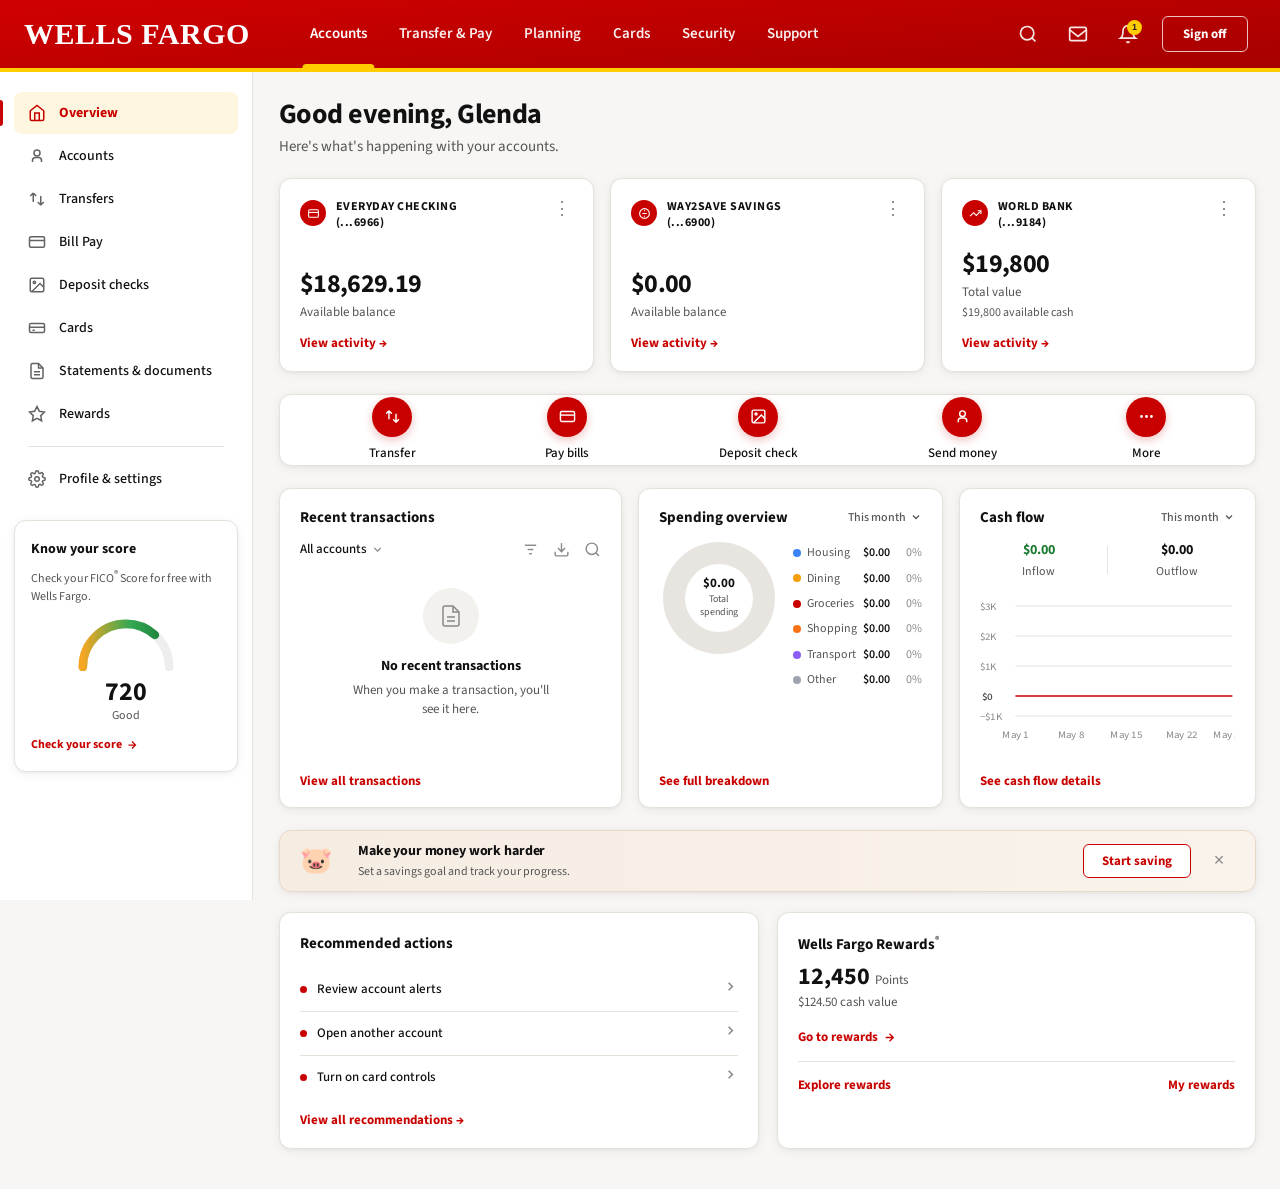
<file: dashboard.html>
<!DOCTYPE html>
<html lang="en">
<head>
  <meta charset="UTF-8">
  <meta name="viewport" content="width=device-width, initial-scale=1.0">
  <title>Wells Fargo — Account Overview</title>
  <link rel="shortcut icon" href="assets_about/icon-hires_192x192.png">
  <link rel="icon" type="image/png" sizes="192x192" href="assets_about/icon-hires_192x192.png">
  <link rel="apple-touch-icon" sizes="192x192" href="assets_about/icon-hires_192x192.png">
  <link rel="preconnect" href="https://fonts.googleapis.com">
  <link rel="preconnect" href="https://fonts.gstatic.com" crossorigin>
  <link href="https://fonts.googleapis.com/css2?family=Source+Sans+3:wght@400;500;600;700&display=swap" rel="stylesheet">
  <style>
    :root {
      --wf-red: #c80000;
      --wf-red-dark: #a60000;
      --wf-yellow: #ffcd00;
      --wf-yellow-soft: #fff6df;
      --bg-page: #f7f6f4;
      --bg-card: #ffffff;
      --bg-soft: #f3f1ee;
      --text-primary: #111111;
      --text-secondary: #555555;
      --text-muted: #888888;
      --border-light: #e5e1db;
      --shadow-soft: 0 2px 12px rgba(0,0,0,0.06), 0 1px 3px rgba(0,0,0,0.04);
      --sidebar-width: 253px;
      --topbar-height: 72px;
      --right-col-width: 300px;
      --card-radius: 12px;
      --card-gap: 16px;
      --section-gap: 22px;
      --font-main: "Source Sans 3","Segoe UI",Arial,sans-serif;
      --font-brand: Georgia,"Times New Roman",serif;
    }
    *, *::before, *::after { box-sizing: border-box; margin: 0; padding: 0; }
    body {
      background: var(--bg-page);
      color: var(--text-primary);
      font-family: var(--font-main);
      font-size: 14px;
      line-height: 1.45;
      -webkit-font-smoothing: antialiased;
    }

    /* ── TOPBAR ── */
    .topbar {
      position: fixed; top: 0; left: 0; right: 0; z-index: 200;
      height: var(--topbar-height);
      background: linear-gradient(175deg, #d10000, var(--wf-red-dark));
      border-bottom: 4px solid var(--wf-yellow);
      display: flex; align-items: center;
      padding: 0 32px 0 24px;
      gap: 0;
    }
    .topbar-left { display: flex; align-items: center; gap: 44px; height: 100%; flex: 1; }
    .logo {
      font-family: var(--font-brand);
      font-size: 30px; font-weight: 700;
      color: #fff; letter-spacing: 0.5px;
      text-decoration: none; white-space: nowrap;
      flex-shrink: 0;
    }
    .top-nav { display: flex; align-items: center; gap: 0; height: 100%; }
    .top-nav a {
      position: relative; color: rgba(255,255,255,0.93);
      text-decoration: none; font-size: 15px; font-weight: 600;
      height: 100%; display: flex; align-items: center;
      padding: 0 16px; white-space: nowrap;
      transition: color 0.12s;
    }
    .top-nav a:hover { color: #fff; }
    .top-nav a.active { color: #fff; }
    .top-nav a.active::after {
      content: ""; position: absolute;
      bottom: 0; left: 50%; transform: translateX(-50%);
      width: 80%; height: 4px;
      background: var(--wf-yellow);
      border-radius: 99px 99px 0 0;
    }
    .topbar-right { display: flex; align-items: center; gap: 18px; flex-shrink: 0; }
    .icon-btn {
      background: transparent; border: 0; color: rgba(255,255,255,0.9);
      cursor: pointer; display: flex; align-items: center; justify-content: center;
      padding: 6px; border-radius: 6px; position: relative;
      transition: background 0.12s;
    }
    .icon-btn:hover { background: rgba(255,255,255,0.12); color: #fff; }
    .icon-btn svg { width: 20px; height: 20px; }
    .badge {
      position: absolute; top: 2px; right: 2px;
      width: 15px; height: 15px; border-radius: 50%;
      background: var(--wf-yellow); color: #222;
      font-size: 9px; font-weight: 700;
      display: flex; align-items: center; justify-content: center;
      line-height: 1;
    }
    .signoff-btn {
      height: 36px; padding: 0 20px;
      border: 1.5px solid rgba(255,255,255,0.75);
      border-radius: 6px; background: transparent;
      color: #fff; font-family: var(--font-main);
      font-size: 13px; font-weight: 700; cursor: pointer;
      transition: background 0.12s;
    }
    .signoff-btn:hover { background: rgba(255,255,255,0.12); }

    /* ── SIDEBAR ── */
    .sidebar {
      position: fixed; top: var(--topbar-height); left: 0;
      width: var(--sidebar-width);
      height: calc(100vh - var(--topbar-height));
      background: var(--bg-card);
      border-right: 1px solid var(--border-light);
      padding: 20px 0 24px;
      overflow-y: auto; z-index: 100;
    }
    .sidebar::-webkit-scrollbar { width: 4px; }
    .sidebar::-webkit-scrollbar-thumb { background: var(--border-light); border-radius: 4px; }
    .sb-menu { display: flex; flex-direction: column; gap: 1px; padding: 0 14px; }
    .sb-item {
      position: relative; height: 42px; padding: 0 14px;
      border-radius: 8px; display: flex; align-items: center; gap: 13px;
      color: var(--text-primary); font-size: 14px; font-weight: 500;
      text-decoration: none; cursor: pointer;
      transition: background 0.1s;
    }
    .sb-item:hover:not(.active) { background: var(--bg-soft); }
    .sb-item svg { width: 18px; height: 18px; flex-shrink: 0; opacity: 0.65; }
    .sb-item.active {
      background: var(--wf-yellow-soft); color: var(--wf-red); font-weight: 700;
    }
    .sb-item.active svg { opacity: 1; color: var(--wf-red); }
    .sb-item.active::before {
      content: ""; position: absolute;
      left: -14px; top: 8px; bottom: 8px;
      width: 3px; background: var(--wf-red);
      border-radius: 0 3px 3px 0;
    }
    .sb-divider { height: 1px; background: var(--border-light); margin: 10px 14px; }

    /* credit score card in sidebar */
    .score-card {
      margin: 20px 14px 0;
      padding: 18px 16px 16px;
      border: 1px solid var(--border-light);
      border-radius: var(--card-radius);
      background: var(--bg-card);
      box-shadow: var(--shadow-soft);
    }
    .score-card h3 { font-size: 14px; font-weight: 700; margin-bottom: 8px; }
    .score-card p { font-size: 12px; color: var(--text-secondary); line-height: 1.45; margin-bottom: 14px; }
    .gauge-wrap { margin: 0 auto 8px; width: 96px; height: 52px; }
    .gauge-wrap svg { width: 100%; height: 100%; }
    .score-num { font-size: 26px; font-weight: 700; text-align: center; line-height: 1; }
    .score-lbl { font-size: 12px; color: var(--text-secondary); text-align: center; margin-top: 2px; }
    .score-link {
      display: inline-flex; align-items: center; gap: 4px;
      margin-top: 12px; color: var(--wf-red);
      font-size: 12px; font-weight: 700; text-decoration: none;
    }
    .score-link:hover { text-decoration: underline; }

    /* ── PAGE SHELL ── */
    .shell {
      margin-left: var(--sidebar-width);
      margin-top: var(--topbar-height);
      padding: 26px 24px 40px 26px;
      display: grid;
      grid-template-columns: 1fr var(--right-col-width);
      gap: 20px;
      min-height: calc(100vh - var(--topbar-height));
    }
    .main { min-width: 0; }

    /* page heading */
    .pg-title { font-size: 28px; font-weight: 700; letter-spacing: -0.02em; line-height: 1.2; margin-bottom: 4px; }
    .pg-sub { font-size: 15px; font-weight: 400; color: var(--text-secondary); line-height: 1.5; margin-bottom: 20px; }

    /* ── CARD BASE ── */
    .card {
      background: var(--bg-card);
      border: 1px solid var(--border-light);
      border-radius: var(--card-radius);
      box-shadow: var(--shadow-soft);
    }

    /* ── ACCOUNT GRID ── */
    .acct-grid {
      display: grid; grid-template-columns: repeat(3,1fr);
      gap: var(--card-gap); margin-bottom: var(--section-gap);
    }
    .acct-card { padding: 20px 20px 18px; display: flex; flex-direction: column; min-height: 178px; }
    .acct-head { display: flex; align-items: flex-start; justify-content: space-between; }
    .acct-title-row { display: flex; align-items: flex-start; gap: 10px; }
    .acct-icon {
      width: 26px; height: 26px; border-radius: 50%;
      background: var(--wf-red); color: #fff;
      display: flex; align-items: center; justify-content: center;
      flex-shrink: 0; margin-top: 1px;
    }
    .acct-icon svg { width: 13px; height: 13px; }
    .acct-name {
      font-size: 12px; font-weight: 700; text-transform: uppercase;
      letter-spacing: 0.04em; line-height: 1.35; color: var(--text-primary);
    }
    .kebab {
      background: transparent; border: 0; font-size: 18px;
      color: var(--text-muted); cursor: pointer; padding: 0 2px;
      line-height: 1; border-radius: 4px; flex-shrink: 0;
    }
    .kebab:hover { background: var(--bg-soft); }
    .acct-balance {
      font-size: 26px; font-weight: 700; letter-spacing: -0.025em;
      line-height: 1; margin-top: auto; padding-top: 20px;
    }
    .acct-lbl { font-size: 13px; color: var(--text-secondary); margin-top: 6px; }
    .acct-sub { font-size: 12px; color: var(--text-secondary); margin-top: 2px; }
    .acct-link {
      display: inline-flex; align-items: center; gap: 3px;
      margin-top: 12px; color: var(--wf-red);
      font-size: 13px; font-weight: 700; text-decoration: none;
    }
    .acct-link:hover { text-decoration: underline; }

    /* ── QUICK ACTIONS ── */
    .quick-bar {
      display: flex; align-items: center; justify-content: space-around;
      padding: 0 24px; height: 72px;
      margin-bottom: var(--section-gap);
    }
    .qa {
      display: flex; flex-direction: column; align-items: center; gap: 7px;
      color: var(--text-primary); font-size: 13px; font-weight: 500;
      text-decoration: none; cursor: pointer;
    }
    .qa-icon {
      width: 40px; height: 40px; border-radius: 50%;
      background: var(--wf-red); color: #fff;
      display: flex; align-items: center; justify-content: center;
      box-shadow: 0 3px 10px rgba(200,0,0,0.25);
      transition: transform 0.12s, box-shadow 0.12s;
    }
    .qa-icon:hover { transform: translateY(-2px); box-shadow: 0 6px 16px rgba(200,0,0,0.3); }
    .qa-icon svg { width: 17px; height: 17px; }

    /* ── WIDGET GRID ── */
    .widget-grid {
      display: grid; grid-template-columns: 1.1fr 0.95fr 0.95fr;
      gap: var(--card-gap); margin-bottom: var(--section-gap);
    }
    .widget {
      padding: 18px 20px 16px; display: flex; flex-direction: column;
      min-height: 320px;
    }
    .w-head {
      display: flex; align-items: center; justify-content: space-between;
      margin-bottom: 12px;
    }
    .w-title { font-size: 15px; font-weight: 700; }
    .w-filter {
      display: inline-flex; align-items: center; gap: 4px;
      font-family: var(--font-main); font-size: 12px; font-weight: 500;
      color: var(--text-secondary); cursor: pointer;
      background: transparent; border: 0; padding: 0;
    }
    .w-filter svg { width: 12px; height: 12px; }

    /* transactions toolbar */
    .txn-bar {
      display: flex; align-items: center; justify-content: space-between;
      margin-bottom: 10px;
    }
    .txn-acct-btn {
      display: inline-flex; align-items: center; gap: 4px;
      font-family: var(--font-main); font-size: 13px; font-weight: 500;
      background: transparent; border: 0; cursor: pointer; padding: 0;
      color: var(--text-primary);
    }
    .txn-acct-btn svg { width: 13px; height: 13px; color: var(--text-muted); }
    .txn-icons { display: flex; align-items: center; gap: 14px; }
    .txn-icons svg { width: 17px; height: 17px; color: var(--text-muted); cursor: pointer; }
    .txn-icons svg:hover { color: var(--text-primary); }

    /* empty state */
    .empty {
      flex: 1; display: flex; flex-direction: column;
      align-items: center; justify-content: center;
      text-align: center; padding: 4px 0 24px;
    }
    .empty-icon {
      width: 56px; height: 56px; border-radius: 50%;
      background: var(--bg-soft); margin: 0 auto 12px;
      display: flex; align-items: center; justify-content: center;
    }
    .empty-icon svg { width: 24px; height: 24px; color: var(--text-muted); }
    .empty-title { font-size: 14px; font-weight: 700; margin-bottom: 5px; }
    .empty-text { font-size: 13px; color: var(--text-secondary); line-height: 1.45; max-width: 200px; }
    .w-link {
      margin-top: auto; padding-top: 14px;
      color: var(--wf-red); font-size: 13px; font-weight: 700;
      text-decoration: none; display: inline-block;
    }
    .w-link:hover { text-decoration: underline; }

    /* spending donut */
    .spend-body {
      display: grid; grid-template-columns: 120px 1fr;
      gap: 14px; align-items: flex-start; flex: 1; margin-top: 2px;
    }
    .donut-wrap { display: flex; flex-direction: column; align-items: center; }
    .donut {
      width: 112px; height: 112px; border-radius: 50%;
      background: conic-gradient(#e8e5e1 0deg 360deg);
      display: flex; align-items: center; justify-content: center;
    }
    .donut-inner {
      width: 68px; height: 68px; border-radius: 50%;
      background: #fff; display: flex; flex-direction: column;
      align-items: center; justify-content: center;
    }
    .donut-amt { font-size: 13px; font-weight: 700; line-height: 1; }
    .donut-lbl { font-size: 10px; color: var(--text-secondary); text-align: center; margin-top: 3px; line-height: 1.3; }
    .legend { display: flex; flex-direction: column; gap: 8px; margin-top: 2px; }
    .leg-row {
      display: grid; grid-template-columns: 8px 1fr auto auto;
      gap: 6px; align-items: center;
      font-size: 12px; color: var(--text-secondary);
    }
    .leg-dot { width: 8px; height: 8px; border-radius: 50%; flex-shrink: 0; }
    .leg-amt { font-size: 12px; color: var(--text-primary); font-weight: 600; text-align: right; }
    .leg-pct { font-size: 12px; color: var(--text-muted); text-align: right; min-width: 26px; }

    /* cash flow */
    .cf-stats {
      display: grid; grid-template-columns: 1fr 1px 1fr;
      gap: 10px; align-items: center; text-align: center;
      margin-bottom: 14px;
    }
    .cf-val { font-size: 14px; font-weight: 700; }
    .cf-val.green { color: #1b7a30; }
    .cf-lbl { font-size: 12px; color: var(--text-secondary); margin-top: 2px; }
    .cf-divider { width: 1px; height: 28px; background: var(--border-light); justify-self: center; }
    .cf-chart { flex: 1; }
    .cf-chart svg { width: 100%; display: block; }

    /* ── RIGHT COLUMN ── */
    .right-col {
      display: flex; flex-direction: column; gap: 18px;
      width: var(--right-col-width);
    }
    .r-card { padding: 20px 20px 18px; }
    .r-title { font-size: 15px; font-weight: 700; margin-bottom: 14px; }

    /* recommended actions */
    .rec-list { display: flex; flex-direction: column; }
    .rec-item {
      display: flex; align-items: center; justify-content: space-between;
      padding: 11px 0; border-bottom: 1px solid var(--border-light);
      font-size: 13px; font-weight: 500; color: var(--text-primary);
      cursor: pointer; gap: 8px;
    }
    .rec-item:last-child { border-bottom: none; }
    .rec-item-left { display: flex; align-items: center; gap: 10px; }
    .rec-dot { width: 7px; height: 7px; border-radius: 50%; background: var(--wf-red); flex-shrink: 0; }
    .rec-chev { color: var(--text-muted); flex-shrink: 0; }
    .rec-chev svg { width: 15px; height: 15px; }
    .rec-footer {
      margin-top: 12px;
      color: var(--wf-red); font-size: 13px; font-weight: 700;
      text-decoration: none; display: inline-block;
    }
    .rec-footer:hover { text-decoration: underline; }

    /* rewards */
    .rwd-name { font-size: 15px; font-weight: 700; margin-bottom: 10px; }
    .rwd-name sup { font-size: 10px; font-weight: 400; vertical-align: super; }
    .rwd-pts { font-size: 24px; font-weight: 700; line-height: 1; }
    .rwd-pts span { font-size: 13px; font-weight: 400; color: var(--text-secondary); }
    .rwd-cash { font-size: 13px; color: var(--text-secondary); margin-top: 4px; }
    .rwd-link {
      display: inline-flex; align-items: center; gap: 5px;
      margin-top: 16px; color: var(--wf-red);
      font-size: 13px; font-weight: 700; text-decoration: none;
    }
    .rwd-link:hover { text-decoration: underline; }
    .rwd-link svg { width: 13px; height: 13px; }
    .rwd-footer {
      margin-top: 14px; padding-top: 14px;
      border-top: 1px solid var(--border-light);
      display: flex; justify-content: space-between;
    }
    .rwd-footer a {
      color: var(--wf-red); font-size: 13px; font-weight: 700; text-decoration: none;
    }
    .rwd-footer a:hover { text-decoration: underline; }

    /* ── PROMO BANNER ── */
    .promo {
      display: grid;
      grid-template-columns: 44px 1fr auto 30px;
      align-items: center; gap: 14px;
      padding: 0 20px; height: 62px;
      background: linear-gradient(90deg,#f5ece2,#faf3eb);
      border: 1px solid #e8d8c8;
      border-radius: var(--card-radius);
      box-shadow: var(--shadow-soft);
    }
    .promo-emoji { font-size: 26px; line-height: 1; }
    .promo-title { font-size: 14px; font-weight: 700; margin-bottom: 2px; letter-spacing: -0.01em; }
    .promo-sub { font-size: 12px; color: var(--text-secondary); }
    .promo-btn {
      height: 34px; padding: 0 18px;
      border: 1.5px solid var(--wf-red); border-radius: 6px;
      background: #fff; color: var(--wf-red);
      font-family: var(--font-main); font-size: 13px; font-weight: 700;
      cursor: pointer; white-space: nowrap;
      transition: background 0.12s;
    }
    .promo-btn:hover { background: #fff5f5; }
    .promo-close {
      width: 28px; height: 28px; border: 0; background: transparent;
      color: var(--text-muted); font-size: 18px; cursor: pointer;
      display: flex; align-items: center; justify-content: center;
      border-radius: 50%; transition: background 0.1s;
    }
    .promo-close:hover { background: rgba(0,0,0,0.06); }

    /* ── RESPONSIVE ── */
    @media (max-width: 1300px) {
      .shell { grid-template-columns: 1fr; }
      .right-col { width: 100%; display: grid; grid-template-columns: 1fr 1fr; }
    }
    @media (max-width: 980px) {
      .widget-grid { grid-template-columns: 1fr; }
      .acct-grid { grid-template-columns: repeat(2,1fr); }
      :root { --sidebar-width: 220px; }
    }
    @media (max-width: 700px) {
      .sidebar { display: none; }
      .shell { margin-left: 0; padding: 16px; }
      .acct-grid { grid-template-columns: 1fr; }
      .right-col { grid-template-columns: 1fr; }
      .top-nav { display: none; }
    }
  </style>
</head>
<body>

<!-- ═══ TOPBAR ═══ -->
<header class="topbar">
  <div class="topbar-left">
    <a href="index.html" class="logo">WELLS FARGO</a>
    <nav class="top-nav">
      <a href="#" class="active">Accounts</a>
      <a href="#">Transfer &amp; Pay</a>
      <a href="#">Planning</a>
      <a href="#">Cards</a>
      <a href="#">Security</a>
      <a href="#">Support</a>
    </nav>
  </div>
  <div class="topbar-right">
    <button class="icon-btn" aria-label="Search">
      <svg fill="none" viewBox="0 0 24 24" stroke="currentColor" stroke-width="2"><circle cx="11" cy="11" r="8"/><path d="m21 21-4.3-4.3"/></svg>
    </button>
    <button class="icon-btn" aria-label="Messages">
      <svg fill="none" viewBox="0 0 24 24" stroke="currentColor" stroke-width="2"><rect x="2" y="4" width="20" height="16" rx="2"/><path d="m2 7 10 8 10-8"/></svg>
    </button>
    <button class="icon-btn" aria-label="Notifications">
      <svg fill="none" viewBox="0 0 24 24" stroke="currentColor" stroke-width="2"><path d="M18 8A6 6 0 0 0 6 8c0 7-3 9-3 9h18s-3-2-3-9"/><path d="M13.73 21a2 2 0 0 1-3.46 0"/></svg>
      <span class="badge">1</span>
    </button>
    <button class="signoff-btn" onclick="window.location='index.html'">Sign off</button>
  </div>
</header>

<!-- ═══ SIDEBAR ═══ -->
<aside class="sidebar">
  <nav class="sb-menu">
    <a href="#" class="sb-item active">
      <svg fill="none" viewBox="0 0 24 24" stroke="currentColor" stroke-width="2"><path d="M3 9l9-7 9 7v11a2 2 0 0 1-2 2H5a2 2 0 0 1-2-2z"/><polyline points="9 22 9 12 15 12 15 22"/></svg>
      Overview
    </a>
    <a href="#" class="sb-item">
      <svg fill="none" viewBox="0 0 24 24" stroke="currentColor" stroke-width="2"><circle cx="12" cy="8" r="4"/><path d="M6 20v-2a4 4 0 0 1 4-4h4a4 4 0 0 1 4 4v2"/></svg>
      Accounts
    </a>
    <a href="#" class="sb-item">
      <svg fill="none" viewBox="0 0 24 24" stroke="currentColor" stroke-width="2"><path d="M7 16V4m0 0L3 8m4-4 4 4M17 8v12m0 0 4-4m-4 4-4-4"/></svg>
      Transfers
    </a>
    <a href="#" class="sb-item">
      <svg fill="none" viewBox="0 0 24 24" stroke="currentColor" stroke-width="2"><rect x="2" y="5" width="20" height="14" rx="2"/><line x1="2" y1="10" x2="22" y2="10"/></svg>
      Bill Pay
    </a>
    <a href="#" class="sb-item">
      <svg fill="none" viewBox="0 0 24 24" stroke="currentColor" stroke-width="2"><rect x="3" y="3" width="18" height="18" rx="2"/><circle cx="8.5" cy="8.5" r="1.5"/><polyline points="21 15 16 10 5 21"/></svg>
      Deposit checks
    </a>
    <a href="#" class="sb-item">
      <svg fill="none" viewBox="0 0 24 24" stroke="currentColor" stroke-width="2"><rect x="2" y="6" width="20" height="12" rx="2"/><line x1="2" y1="11" x2="22" y2="11"/><line x1="6" y1="15" x2="9" y2="15"/></svg>
      Cards
    </a>
    <a href="#" class="sb-item">
      <svg fill="none" viewBox="0 0 24 24" stroke="currentColor" stroke-width="2"><path d="M14 2H6a2 2 0 0 0-2 2v16a2 2 0 0 0 2 2h12a2 2 0 0 0 2-2V8z"/><polyline points="14 2 14 8 20 8"/><line x1="16" y1="13" x2="8" y2="13"/><line x1="16" y1="17" x2="8" y2="17"/></svg>
      Statements &amp; documents
    </a>
    <a href="#" class="sb-item">
      <svg fill="none" viewBox="0 0 24 24" stroke="currentColor" stroke-width="2"><polygon points="12 2 15.09 8.26 22 9.27 17 14.14 18.18 21.02 12 17.77 5.82 21.02 7 14.14 2 9.27 8.91 8.26 12 2"/></svg>
      Rewards
    </a>
    <div class="sb-divider"></div>
    <a href="#" class="sb-item">
      <svg fill="none" viewBox="0 0 24 24" stroke="currentColor" stroke-width="2"><circle cx="12" cy="12" r="3"/><path d="M19.4 15a1.65 1.65 0 0 0 .33 1.82l.06.06a2 2 0 0 1-2.83 2.83l-.06-.06a1.65 1.65 0 0 0-1.82-.33 1.65 1.65 0 0 0-1 1.51V21a2 2 0 0 1-4 0v-.09A1.65 1.65 0 0 0 9 19.4a1.65 1.65 0 0 0-1.82.33l-.06.06a2 2 0 0 1-2.83-2.83l.06-.06A1.65 1.65 0 0 0 4.68 15a1.65 1.65 0 0 0-1.51-1H3a2 2 0 0 1 0-4h.09A1.65 1.65 0 0 0 4.6 9a1.65 1.65 0 0 0-.33-1.82l-.06-.06a2 2 0 0 1 2.83-2.83l.06.06A1.65 1.65 0 0 0 9 4.68a1.65 1.65 0 0 0 1-1.51V3a2 2 0 0 1 4 0v.09a1.65 1.65 0 0 0 1 1.51 1.65 1.65 0 0 0 1.82-.33l.06-.06a2 2 0 0 1 2.83 2.83l-.06.06A1.65 1.65 0 0 0 19.4 9a1.65 1.65 0 0 0 1.51 1H21a2 2 0 0 1 0 4h-.09a1.65 1.65 0 0 0-1.51 1z"/></svg>
      Profile &amp; settings
    </a>
  </nav>

  <!-- Credit Score -->
  <div class="score-card">
    <h3>Know your score</h3>
    <p>Check your FICO<sup>®</sup> Score for free with Wells Fargo.</p>
    <div class="gauge-wrap">
      <svg viewBox="0 0 100 54" fill="none">
        <path d="M5 50 A45 45 0 0 1 95 50" stroke="#eeeeee" stroke-width="9" stroke-linecap="round" fill="none"/>
        <path d="M5 50 A45 45 0 0 1 95 50" stroke="url(#g1)" stroke-width="9" stroke-linecap="round" fill="none" stroke-dasharray="141.4" stroke-dashoffset="38"/>
        <defs>
          <linearGradient id="g1" x1="0%" y1="0%" x2="100%" y2="0%">
            <stop offset="0%" stop-color="#f5a623"/>
            <stop offset="55%" stop-color="#34a853"/>
            <stop offset="100%" stop-color="#1a7a36"/>
          </linearGradient>
        </defs>
      </svg>
    </div>
    <div class="score-num">720</div>
    <div class="score-lbl">Good</div>
    <a href="#" class="score-link">
      Check your score
      <svg width="12" height="12" fill="none" viewBox="0 0 24 24" stroke="currentColor" stroke-width="2.5"><path d="M5 12h14M12 5l7 7-7 7"/></svg>
    </a>
  </div>
</aside>

<!-- ═══ PAGE SHELL ═══ -->
<div class="shell">

  <!-- ── MAIN CONTENT ── -->
  <main class="main">

    <h1 class="pg-title" id="greeting">Good morning, Glenda</h1>
    <p class="pg-sub">Here's what's happening with your accounts.</p>

    <!-- Account Cards -->
    <div class="acct-grid">

      <div class="card acct-card">
        <div class="acct-head">
          <div class="acct-title-row">
            <div class="acct-icon">
              <svg fill="none" viewBox="0 0 24 24" stroke="currentColor" stroke-width="2"><rect x="3" y="5" width="18" height="14" rx="2"/><line x1="3" y1="10" x2="21" y2="10"/></svg>
            </div>
            <span class="acct-name">Everyday Checking<br>(...6966)</span>
          </div>
          <button class="kebab" aria-label="Options">&#8942;</button>
        </div>
        <div class="acct-balance">$18,629.19</div>
        <div class="acct-lbl">Available balance</div>
        <a href="#" class="acct-link">View activity →</a>
      </div>

      <div class="card acct-card">
        <div class="acct-head">
          <div class="acct-title-row">
            <div class="acct-icon">
              <svg fill="none" viewBox="0 0 24 24" stroke="currentColor" stroke-width="2"><circle cx="12" cy="12" r="9"/><path d="M12 6v2m0 8v2m-4-6h8"/></svg>
            </div>
            <span class="acct-name">Way2Save Savings<br>(...6900)</span>
          </div>
          <button class="kebab" aria-label="Options">&#8942;</button>
        </div>
        <div class="acct-balance">$0.00</div>
        <div class="acct-lbl">Available balance</div>
        <a href="#" class="acct-link">View activity →</a>
      </div>

      <div class="card acct-card">
        <div class="acct-head">
          <div class="acct-title-row">
            <div class="acct-icon">
              <svg fill="none" viewBox="0 0 24 24" stroke="currentColor" stroke-width="2"><polyline points="22 7 13.5 15.5 8.5 10.5 2 17"/><polyline points="16 7 22 7 22 13"/></svg>
            </div>
            <span class="acct-name">World Bank<br>(...9184)</span>
          </div>
          <button class="kebab" aria-label="Options">&#8942;</button>
        </div>
        <div class="acct-balance">$19,800</div>
        <div class="acct-lbl">Total value</div>
        <div class="acct-sub">$19,800 available cash</div>
        <a href="#" class="acct-link">View activity →</a>
      </div>

    </div>

    <!-- Quick Actions -->
    <div class="card quick-bar">
      <a href="#" class="qa">
        <div class="qa-icon"><svg fill="none" viewBox="0 0 24 24" stroke="currentColor" stroke-width="2"><path d="M7 16V4m0 0L3 8m4-4 4 4M17 8v12m0 0 4-4m-4 4-4-4"/></svg></div>
        <span>Transfer</span>
      </a>
      <a href="#" class="qa">
        <div class="qa-icon"><svg fill="none" viewBox="0 0 24 24" stroke="currentColor" stroke-width="2"><rect x="2" y="5" width="20" height="14" rx="2"/><line x1="2" y1="10" x2="22" y2="10"/></svg></div>
        <span>Pay bills</span>
      </a>
      <a href="#" class="qa">
        <div class="qa-icon"><svg fill="none" viewBox="0 0 24 24" stroke="currentColor" stroke-width="2"><rect x="3" y="3" width="18" height="18" rx="2"/><circle cx="8.5" cy="8.5" r="1.5"/><polyline points="21 15 16 10 5 21"/></svg></div>
        <span>Deposit check</span>
      </a>
      <a href="#" class="qa">
        <div class="qa-icon"><svg fill="none" viewBox="0 0 24 24" stroke="currentColor" stroke-width="2"><circle cx="12" cy="8" r="4"/><path d="M6 20v-2a4 4 0 0 1 4-4h4a4 4 0 0 1 4 4v2"/></svg></div>
        <span>Send money</span>
      </a>
      <a href="#" class="qa">
        <div class="qa-icon"><svg fill="none" viewBox="0 0 24 24" stroke="currentColor" stroke-width="2"><circle cx="12" cy="12" r="1"/><circle cx="19" cy="12" r="1"/><circle cx="5" cy="12" r="1"/></svg></div>
        <span>More</span>
      </a>
    </div>

    <!-- Widgets -->
    <div class="widget-grid">

      <!-- Recent Transactions -->
      <div class="card widget">
        <div class="w-head"><h2 class="w-title">Recent transactions</h2></div>
        <div class="txn-bar">
          <button class="txn-acct-btn">
            All accounts
            <svg fill="none" viewBox="0 0 24 24" stroke="currentColor" stroke-width="2.5"><polyline points="6 9 12 15 18 9"/></svg>
          </button>
          <div class="txn-icons">
            <svg fill="none" viewBox="0 0 24 24" stroke="currentColor" stroke-width="2"><line x1="4" y1="6" x2="20" y2="6"/><line x1="8" y1="12" x2="16" y2="12"/><line x1="10" y1="18" x2="14" y2="18"/></svg>
            <svg fill="none" viewBox="0 0 24 24" stroke="currentColor" stroke-width="2"><path d="M21 15v4a2 2 0 0 1-2 2H5a2 2 0 0 1-2-2v-4"/><polyline points="7 10 12 15 17 10"/><line x1="12" y1="15" x2="12" y2="3"/></svg>
            <svg fill="none" viewBox="0 0 24 24" stroke="currentColor" stroke-width="2"><circle cx="11" cy="11" r="8"/><path d="m21 21-4.3-4.3"/></svg>
          </div>
        </div>
        <div class="empty">
          <div class="empty-icon">
            <svg fill="none" viewBox="0 0 24 24" stroke="currentColor" stroke-width="1.5"><path d="M14 2H6a2 2 0 0 0-2 2v16a2 2 0 0 0 2 2h12a2 2 0 0 0 2-2V8z"/><polyline points="14 2 14 8 20 8"/><line x1="16" y1="13" x2="8" y2="13"/><line x1="16" y1="17" x2="8" y2="17"/></svg>
          </div>
          <div class="empty-title">No recent transactions</div>
          <p class="empty-text">When you make a transaction, you'll see it here.</p>
        </div>
        <a href="#" class="w-link">View all transactions</a>
      </div>

      <!-- Spending Overview -->
      <div class="card widget">
        <div class="w-head">
          <h2 class="w-title">Spending overview</h2>
          <button class="w-filter">This month <svg fill="none" viewBox="0 0 24 24" stroke="currentColor" stroke-width="2.5"><polyline points="6 9 12 15 18 9"/></svg></button>
        </div>
        <div class="spend-body">
          <div class="donut-wrap">
            <div class="donut">
              <div class="donut-inner">
                <span class="donut-amt">$0.00</span>
                <span class="donut-lbl">Total<br>spending</span>
              </div>
            </div>
          </div>
          <div class="legend">
            <div class="leg-row"><span class="leg-dot" style="background:#3b82f6"></span><span>Housing</span><span class="leg-amt">$0.00</span><span class="leg-pct">0%</span></div>
            <div class="leg-row"><span class="leg-dot" style="background:#f59e0b"></span><span>Dining</span><span class="leg-amt">$0.00</span><span class="leg-pct">0%</span></div>
            <div class="leg-row"><span class="leg-dot" style="background:#c80000"></span><span>Groceries</span><span class="leg-amt">$0.00</span><span class="leg-pct">0%</span></div>
            <div class="leg-row"><span class="leg-dot" style="background:#f97316"></span><span>Shopping</span><span class="leg-amt">$0.00</span><span class="leg-pct">0%</span></div>
            <div class="leg-row"><span class="leg-dot" style="background:#8b5cf6"></span><span>Transport</span><span class="leg-amt">$0.00</span><span class="leg-pct">0%</span></div>
            <div class="leg-row"><span class="leg-dot" style="background:#9ca3af"></span><span>Other</span><span class="leg-amt">$0.00</span><span class="leg-pct">0%</span></div>
          </div>
        </div>
        <a href="#" class="w-link">See full breakdown</a>
      </div>

      <!-- Cash Flow -->
      <div class="card widget">
        <div class="w-head">
          <h2 class="w-title">Cash flow</h2>
          <button class="w-filter">This month <svg fill="none" viewBox="0 0 24 24" stroke="currentColor" stroke-width="2.5"><polyline points="6 9 12 15 18 9"/></svg></button>
        </div>
        <div class="cf-stats">
          <div>
            <div class="cf-val green">$0.00</div>
            <div class="cf-lbl">Inflow</div>
          </div>
          <div class="cf-divider"></div>
          <div>
            <div class="cf-val">$0.00</div>
            <div class="cf-lbl">Outflow</div>
          </div>
        </div>
        <div class="cf-chart">
          <svg viewBox="0 0 230 148" preserveAspectRatio="none" style="width:100%;height:148px;">
            <!-- grid lines -->
            <line x1="32" y1="12"  x2="228" y2="12"  stroke="#e5e1db" stroke-width="1"/>
            <line x1="32" y1="42"  x2="228" y2="42"  stroke="#e5e1db" stroke-width="1"/>
            <line x1="32" y1="72"  x2="228" y2="72"  stroke="#e5e1db" stroke-width="1"/>
            <line x1="32" y1="102" x2="228" y2="102" stroke="#c80000" stroke-width="1.5" stroke-dasharray="none"/>
            <line x1="32" y1="122" x2="228" y2="122" stroke="#e5e1db" stroke-width="1"/>
            <!-- y labels -->
            <text x="0"  y="16"  font-size="10" fill="#888" font-family="Source Sans 3,sans-serif">$3K</text>
            <text x="0"  y="46"  font-size="10" fill="#888" font-family="Source Sans 3,sans-serif">$2K</text>
            <text x="0"  y="76"  font-size="10" fill="#888" font-family="Source Sans 3,sans-serif">$1K</text>
            <text x="2"  y="106" font-size="10" fill="#555" font-family="Source Sans 3,sans-serif" font-weight="600">$0</text>
            <text x="0"  y="126" font-size="10" fill="#888" font-family="Source Sans 3,sans-serif">−$1K</text>
            <!-- x labels -->
            <text x="32"  y="144" font-size="10" fill="#888" text-anchor="middle" font-family="Source Sans 3,sans-serif">May 1</text>
            <text x="82"  y="144" font-size="10" fill="#888" text-anchor="middle" font-family="Source Sans 3,sans-serif">May 8</text>
            <text x="132" y="144" font-size="10" fill="#888" text-anchor="middle" font-family="Source Sans 3,sans-serif">May 15</text>
            <text x="182" y="144" font-size="10" fill="#888" text-anchor="middle" font-family="Source Sans 3,sans-serif">May 22</text>
            <text x="225" y="144" font-size="10" fill="#888" text-anchor="middle" font-family="Source Sans 3,sans-serif">May 31</text>
          </svg>
        </div>
        <a href="#" class="w-link">See cash flow details</a>
      </div>

    </div><!-- end widget-grid -->

    <!-- Promo Banner -->
    <div class="promo" id="promoBanner">
      <div class="promo-emoji">🐷</div>
      <div>
        <p class="promo-title">Make your money work harder</p>
        <p class="promo-sub">Set a savings goal and track your progress.</p>
      </div>
      <button class="promo-btn">Start saving</button>
      <button class="promo-close" aria-label="Dismiss" onclick="document.getElementById('promoBanner').style.display='none'">&#215;</button>
    </div>

  </main>

  <!-- ── RIGHT COLUMN ── -->
  <aside class="right-col">

    <!-- Recommended Actions -->
    <div class="card r-card">
      <h2 class="r-title">Recommended actions</h2>
      <div class="rec-list">
        <div class="rec-item">
          <div class="rec-item-left"><span class="rec-dot"></span><span>Review account alerts</span></div>
          <span class="rec-chev"><svg fill="none" viewBox="0 0 24 24" stroke="currentColor" stroke-width="2.5"><polyline points="9 18 15 12 9 6"/></svg></span>
        </div>
        <div class="rec-item">
          <div class="rec-item-left"><span class="rec-dot"></span><span><a href="open-account.html" style="color:inherit;text-decoration:none;">Open another account</a></span></div>
          <span class="rec-chev"><svg fill="none" viewBox="0 0 24 24" stroke="currentColor" stroke-width="2.5"><polyline points="9 18 15 12 9 6"/></svg></span>
        </div>
        <div class="rec-item">
          <div class="rec-item-left"><span class="rec-dot"></span><span>Turn on card controls</span></div>
          <span class="rec-chev"><svg fill="none" viewBox="0 0 24 24" stroke="currentColor" stroke-width="2.5"><polyline points="9 18 15 12 9 6"/></svg></span>
        </div>
      </div>
      <a href="#" class="rec-footer">View all recommendations →</a>
    </div>

    <!-- Wells Fargo Rewards -->
    <div class="card r-card">
      <p class="rwd-name">Wells Fargo Rewards<sup>®</sup></p>
      <div class="rwd-pts">12,450 <span>Points</span></div>
      <div class="rwd-cash">$124.50 cash value</div>
      <a href="#" class="rwd-link">
        Go to rewards
        <svg fill="none" viewBox="0 0 24 24" stroke="currentColor" stroke-width="2.5"><path d="M5 12h14M12 5l7 7-7 7"/></svg>
      </a>
      <div class="rwd-footer">
        <a href="#">Explore rewards</a>
        <a href="#">My rewards</a>
      </div>
    </div>

  </aside>

</div><!-- end shell -->

<script>
  // Dynamic greeting
  (function(){
    var h = new Date().getHours();
    var g = h >= 3 && h <= 11 ? "Good morning" : h <= 17 ? "Good afternoon" : "Good evening";
    document.getElementById("greeting").textContent = g + ", Glenda";
  })();
</script>

</body>
</html>
</file>
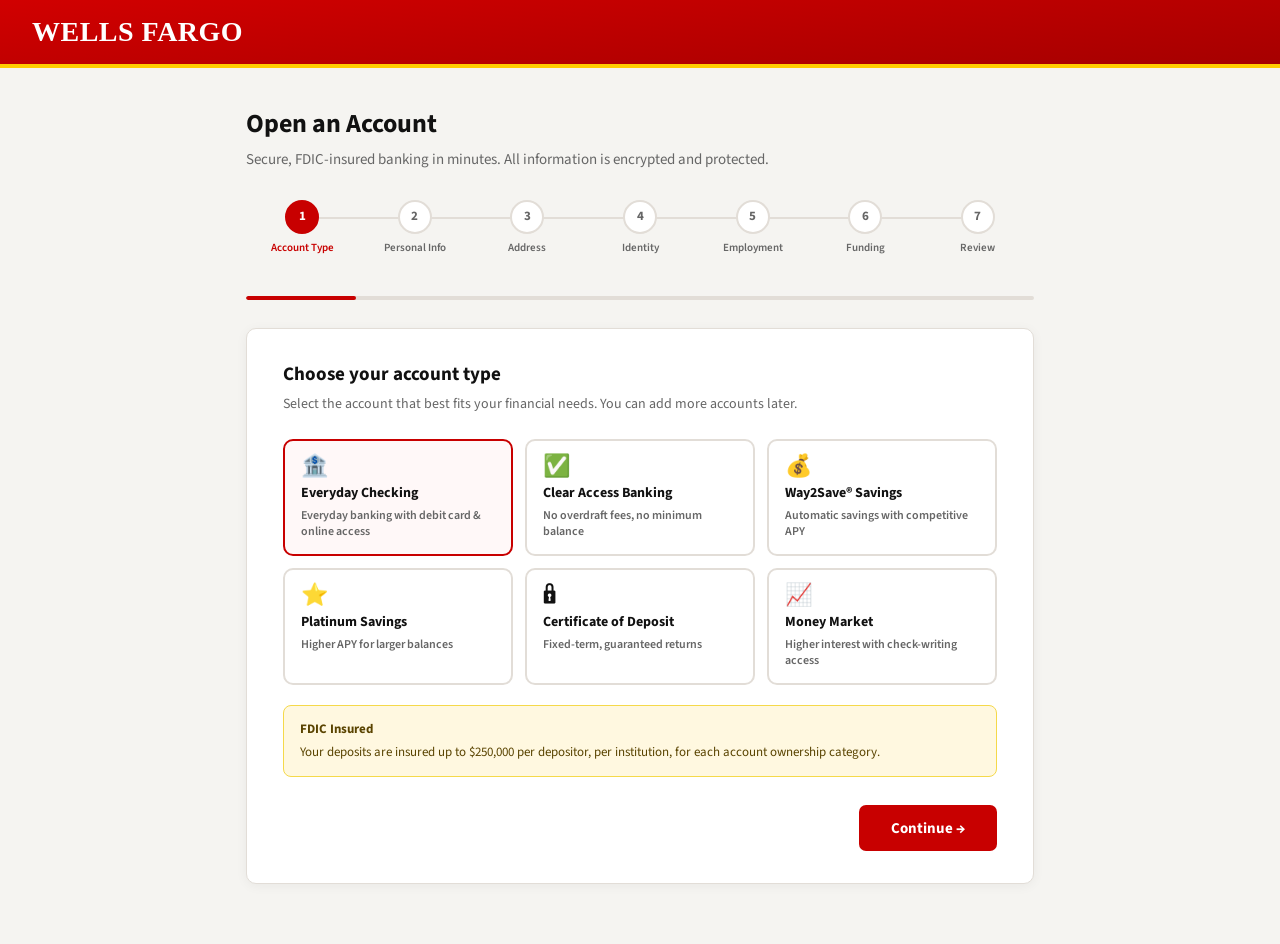
<file: open-account.html>
<!DOCTYPE html>
<html lang="en">
<head>
  <meta charset="UTF-8">
  <meta name="viewport" content="width=device-width, initial-scale=1.0">
  <title>Open an Account — Wells Fargo</title>
  <link rel="shortcut icon" href="assets_about/icon-hires_192x192.png">
  <link rel="icon" type="image/png" sizes="192x192" href="assets_about/icon-hires_192x192.png">
  <link rel="apple-touch-icon" sizes="192x192" href="assets_about/icon-hires_192x192.png">
  <link rel="preconnect" href="https://fonts.googleapis.com">
  <link rel="preconnect" href="https://fonts.gstatic.com" crossorigin>
  <link href="https://fonts.googleapis.com/css2?family=Source+Sans+3:wght@400;500;600;700&display=swap" rel="stylesheet">
  <style>
    :root {
      --red: #c80000; --red-dark: #a60000;
      --yellow: #ffcd00; --yellow-soft: #fff8e0;
      --bg: #f5f4f1; --card: #ffffff;
      --border: #e2ddd7; --border-focus: #c80000;
      --text: #111111; --muted: #666666; --subtle: #999999;
      --green: #1a7a30; --green-bg: #f0faf3;
      --radius: 10px; --font: "Source Sans 3","Segoe UI",Arial,sans-serif;
      --brand: Georgia,"Times New Roman",serif;
    }
    *, *::before, *::after { box-sizing: border-box; margin: 0; padding: 0; }
    body { font-family: var(--font); background: var(--bg); color: var(--text); font-size: 15px; line-height: 1.5; min-height: 100vh; }

    /* ── topbar ── */
    .topbar {
      height: 68px; background: linear-gradient(175deg,#d10000,var(--red-dark));
      border-bottom: 4px solid var(--yellow);
      display: flex; align-items: center; padding: 0 32px;
      position: sticky; top: 0; z-index: 100;
    }
    .topbar a { font-family: var(--brand); font-size: 28px; font-weight: 700; color: #fff; text-decoration: none; letter-spacing: 0.5px; }

    /* ── layout ── */
    .page { max-width: 820px; margin: 0 auto; padding: 36px 16px 60px; }
    .page-title { font-size: 26px; font-weight: 700; margin-bottom: 6px; }
    .page-sub { color: var(--muted); font-size: 15px; margin-bottom: 28px; }

    /* ── stepper ── */
    .stepper { display: flex; align-items: flex-start; gap: 0; margin-bottom: 36px; overflow-x: auto; padding-bottom: 4px; }
    .step { display: flex; flex-direction: column; align-items: center; gap: 6px; flex: 1; min-width: 70px; position: relative; }
    .step:not(:last-child)::after {
      content: ""; position: absolute; top: 17px; left: 50%; width: 100%; height: 2px;
      background: var(--border); z-index: 0;
    }
    .step.done:not(:last-child)::after { background: var(--red); }
    .step-circle {
      width: 34px; height: 34px; border-radius: 50%; border: 2px solid var(--border);
      background: var(--card); display: flex; align-items: center; justify-content: center;
      font-size: 13px; font-weight: 700; color: var(--muted); position: relative; z-index: 1;
      flex-shrink: 0; transition: all .2s;
    }
    .step.active .step-circle { border-color: var(--red); background: var(--red); color: #fff; }
    .step.done .step-circle  { border-color: var(--red); background: var(--red); color: #fff; }
    .step.done .step-circle::before { content: "✓"; }
    .step.done .step-num { display: none; }
    .step-label { font-size: 11px; font-weight: 600; color: var(--muted); text-align: center; white-space: nowrap; }
    .step.active .step-label { color: var(--red); }
    .step.done  .step-label { color: var(--red); }

    /* ── card ── */
    .form-card { background: var(--card); border: 1px solid var(--border); border-radius: var(--radius); padding: 32px 36px; box-shadow: 0 2px 12px rgba(0,0,0,.05); }
    @media(max-width:600px){ .form-card{ padding:24px 18px; } }
    .card-heading { font-size: 19px; font-weight: 700; margin-bottom: 4px; }
    .card-sub { font-size: 14px; color: var(--muted); margin-bottom: 24px; line-height: 1.5; }
    hr.divider { border: none; border-top: 1px solid var(--border); margin: 24px 0; }

    /* ── form elements ── */
    .field-row { display: grid; grid-template-columns: 1fr 1fr; gap: 18px 20px; }
    .field-row.one  { grid-template-columns: 1fr; }
    .field-row.three{ grid-template-columns: 1fr 1fr 1fr; }
    @media(max-width:560px){
      .field-row, .field-row.three { grid-template-columns: 1fr; }
    }
    .field { display: flex; flex-direction: column; gap: 6px; margin-bottom: 0; }
    .field + .field { margin-top: 0; }
    .field-group { margin-bottom: 20px; }
    label { font-size: 13px; font-weight: 600; color: var(--text); }
    label .req { color: var(--red); margin-left: 2px; }
    label .hint { font-size: 12px; font-weight: 400; color: var(--muted); margin-left: 6px; }
    input[type=text], input[type=email], input[type=tel],
    input[type=date], input[type=password], input[type=number], select, textarea {
      width: 100%; height: 44px; padding: 0 14px;
      border: 1.5px solid var(--border); border-radius: 7px;
      font-family: var(--font); font-size: 15px; color: var(--text);
      background: #fff; outline: none;
      transition: border-color .15s, box-shadow .15s;
      -webkit-appearance: none; appearance: none;
    }
    textarea { height: 90px; padding: 10px 14px; resize: vertical; }
    input:focus, select:focus, textarea:focus {
      border-color: var(--border-focus);
      box-shadow: 0 0 0 3px rgba(200,0,0,.1);
    }
    input.error, select.error { border-color: #d71e28; box-shadow: 0 0 0 3px rgba(215,30,40,.09); }
    .field-error { font-size: 12px; color: #d71e28; margin-top: 3px; display: none; }
    .field-error.show { display: block; }
    select { background-image: url("data:image/svg+xml,%3Csvg width='12' height='8' viewBox='0 0 12 8' fill='none' xmlns='http://www.w3.org/2000/svg'%3E%3Cpath d='M1 1L6 7L11 1' stroke='%23666' stroke-width='1.5' stroke-linecap='round'/%3E%3C/svg%3E"); background-repeat: no-repeat; background-position: right 14px center; padding-right: 38px; }

    /* radio / checkbox tiles */
    .tile-grid { display: grid; grid-template-columns: repeat(auto-fill, minmax(170px,1fr)); gap: 12px; margin-bottom: 8px; }
    .tile-label { display: flex; flex-direction: column; align-items: flex-start; gap: 4px; padding: 14px 16px; border: 2px solid var(--border); border-radius: var(--radius); cursor: pointer; transition: border-color .15s, background .15s; position: relative; }
    .tile-label:hover { border-color: #bbb; background: #fafaf8; }
    .tile-label input[type=radio], .tile-label input[type=checkbox] { position: absolute; opacity: 0; width: 0; height: 0; }
    .tile-label.selected { border-color: var(--red); background: #fff8f8; }
    .tile-icon { font-size: 22px; line-height: 1; margin-bottom: 2px; }
    .tile-name { font-size: 14px; font-weight: 700; }
    .tile-desc { font-size: 12px; color: var(--muted); line-height: 1.35; }

    /* inline checkbox */
    .check-row { display: flex; align-items: flex-start; gap: 10px; }
    .check-row input[type=checkbox] { width: 18px; height: 18px; margin-top: 2px; accent-color: var(--red); flex-shrink: 0; }
    .check-row label { font-size: 13px; font-weight: 400; color: var(--text); cursor: pointer; }

    /* section heading */
    .sec-head { font-size: 14px; font-weight: 700; color: var(--red); text-transform: uppercase; letter-spacing: .06em; margin-bottom: 14px; padding-bottom: 8px; border-bottom: 1px solid var(--border); }

    /* notice box */
    .notice { background: var(--yellow-soft); border: 1px solid #f5d94a; border-radius: 8px; padding: 14px 16px; font-size: 13px; color: #5a4400; line-height: 1.5; margin-bottom: 20px; }
    .notice strong { display: block; margin-bottom: 3px; }

    /* review rows */
    .review-section { margin-bottom: 20px; }
    .review-section h3 { font-size: 14px; font-weight: 700; color: var(--red); text-transform: uppercase; letter-spacing: .06em; margin-bottom: 10px; }
    .review-grid { display: grid; grid-template-columns: 1fr 1fr; gap: 8px 20px; }
    .rv { display: flex; flex-direction: column; gap: 2px; }
    .rv-label { font-size: 12px; color: var(--muted); font-weight: 500; }
    .rv-val { font-size: 14px; font-weight: 600; }

    /* buttons */
    .btn-row { display: flex; align-items: center; justify-content: space-between; margin-top: 28px; gap: 12px; }
    .btn-row.right { justify-content: flex-end; }
    .btn { height: 46px; padding: 0 32px; border-radius: 7px; font-family: var(--font); font-size: 15px; font-weight: 700; cursor: pointer; transition: all .15s; border: none; }
    .btn-primary { background: var(--red); color: #fff; }
    .btn-primary:hover { background: var(--red-dark); }
    .btn-primary:disabled { background: #ccc; cursor: not-allowed; }
    .btn-secondary { background: #fff; color: var(--text); border: 1.5px solid var(--border); }
    .btn-secondary:hover { background: var(--bg); }

    /* success screen */
    .success { text-align: center; padding: 40px 20px; }
    .success-icon { width: 72px; height: 72px; border-radius: 50%; background: var(--green-bg); border: 3px solid var(--green); display: flex; align-items: center; justify-content: center; margin: 0 auto 20px; font-size: 32px; }
    .success h2 { font-size: 24px; font-weight: 700; margin-bottom: 10px; }
    .success p { color: var(--muted); font-size: 15px; line-height: 1.6; max-width: 420px; margin: 0 auto 24px; }
    .acct-ref { display: inline-block; padding: 10px 24px; background: var(--bg); border: 1px solid var(--border); border-radius: 8px; font-size: 14px; font-weight: 700; color: var(--text); margin-bottom: 28px; letter-spacing: .05em; }

    /* step containers */
    .step-panel { display: none; }
    .step-panel.active { display: block; }

    /* progress bar */
    .progress-wrap { height: 4px; background: var(--border); border-radius: 4px; margin-bottom: 28px; overflow: hidden; }
    .progress-bar { height: 100%; background: var(--red); border-radius: 4px; transition: width .35s ease; }
  </style>
</head>
<body>

<div class="topbar">
  <a href="index.html">WELLS FARGO</a>
</div>

<div class="page">
  <h1 class="page-title">Open an Account</h1>
  <p class="page-sub">Secure, FDIC-insured banking in minutes. All information is encrypted and protected.</p>

  <!-- STEPPER -->
  <div class="stepper" id="stepper">
    <div class="step active" data-step="1">
      <div class="step-circle"><span class="step-num">1</span></div>
      <span class="step-label">Account Type</span>
    </div>
    <div class="step" data-step="2">
      <div class="step-circle"><span class="step-num">2</span></div>
      <span class="step-label">Personal Info</span>
    </div>
    <div class="step" data-step="3">
      <div class="step-circle"><span class="step-num">3</span></div>
      <span class="step-label">Address</span>
    </div>
    <div class="step" data-step="4">
      <div class="step-circle"><span class="step-num">4</span></div>
      <span class="step-label">Identity</span>
    </div>
    <div class="step" data-step="5">
      <div class="step-circle"><span class="step-num">5</span></div>
      <span class="step-label">Employment</span>
    </div>
    <div class="step" data-step="6">
      <div class="step-circle"><span class="step-num">6</span></div>
      <span class="step-label">Funding</span>
    </div>
    <div class="step" data-step="7">
      <div class="step-circle"><span class="step-num">7</span></div>
      <span class="step-label">Review</span>
    </div>
  </div>

  <!-- PROGRESS BAR -->
  <div class="progress-wrap"><div class="progress-bar" id="progressBar" style="width:14%"></div></div>

  <!-- ── STEP 1: Account Type ── -->
  <div class="step-panel active" id="panel-1">
    <div class="form-card">
      <div class="card-heading">Choose your account type</div>
      <p class="card-sub">Select the account that best fits your financial needs. You can add more accounts later.</p>

      <div class="field-group">
        <div class="tile-grid" id="acctTypeTiles">
          <label class="tile-label selected" onclick="selectTile(this,'acctType','checking')">
            <input type="radio" name="acctType" value="checking" checked>
            <span class="tile-icon">🏦</span>
            <span class="tile-name">Everyday Checking</span>
            <span class="tile-desc">Everyday banking with debit card &amp; online access</span>
          </label>
          <label class="tile-label" onclick="selectTile(this,'acctType','clear')">
            <input type="radio" name="acctType" value="clear">
            <span class="tile-icon">✅</span>
            <span class="tile-name">Clear Access Banking</span>
            <span class="tile-desc">No overdraft fees, no minimum balance</span>
          </label>
          <label class="tile-label" onclick="selectTile(this,'acctType','savings')">
            <input type="radio" name="acctType" value="savings">
            <span class="tile-icon">💰</span>
            <span class="tile-name">Way2Save® Savings</span>
            <span class="tile-desc">Automatic savings with competitive APY</span>
          </label>
          <label class="tile-label" onclick="selectTile(this,'acctType','platinum')">
            <input type="radio" name="acctType" value="platinum">
            <span class="tile-icon">⭐</span>
            <span class="tile-name">Platinum Savings</span>
            <span class="tile-desc">Higher APY for larger balances</span>
          </label>
          <label class="tile-label" onclick="selectTile(this,'acctType','cd')">
            <input type="radio" name="acctType" value="cd">
            <span class="tile-icon">🔒</span>
            <span class="tile-name">Certificate of Deposit</span>
            <span class="tile-desc">Fixed-term, guaranteed returns</span>
          </label>
          <label class="tile-label" onclick="selectTile(this,'acctType','money')">
            <input type="radio" name="acctType" value="money">
            <span class="tile-icon">📈</span>
            <span class="tile-name">Money Market</span>
            <span class="tile-desc">Higher interest with check-writing access</span>
          </label>
        </div>
      </div>

      <div class="notice">
        <strong>FDIC Insured</strong>
        Your deposits are insured up to $250,000 per depositor, per institution, for each account ownership category.
      </div>

      <div class="btn-row right">
        <button class="btn btn-primary" onclick="nextStep()">Continue →</button>
      </div>
    </div>
  </div>

  <!-- ── STEP 2: Personal Info ── -->
  <div class="step-panel" id="panel-2">
    <div class="form-card">
      <div class="card-heading">Personal information</div>
      <p class="card-sub">As required by law, we need to verify your identity. This information is 256-bit encrypted.</p>

      <div class="sec-head">Legal Name</div>
      <div class="field-group">
        <div class="field-row three">
          <div class="field">
            <label>First Name <span class="req">*</span></label>
            <input type="text" id="firstName" placeholder="e.g. John" required>
            <span class="field-error" id="err-firstName">Please enter your first name</span>
          </div>
          <div class="field">
            <label>Middle Name <span class="hint">(optional)</span></label>
            <input type="text" id="middleName" placeholder="e.g. Michael">
          </div>
          <div class="field">
            <label>Last Name <span class="req">*</span></label>
            <input type="text" id="lastName" placeholder="e.g. Smith" required>
            <span class="field-error" id="err-lastName">Please enter your last name</span>
          </div>
        </div>
      </div>
      <div class="field-group">
        <div class="field-row">
          <div class="field">
            <label>Suffix <span class="hint">(optional)</span></label>
            <select id="suffix">
              <option value="">— None —</option>
              <option>Jr.</option><option>Sr.</option><option>II</option><option>III</option><option>IV</option>
            </select>
          </div>
          <div class="field">
            <label>Date of Birth <span class="req">*</span></label>
            <input type="date" id="dob" required>
            <span class="field-error" id="err-dob">You must be at least 18 years old</span>
          </div>
        </div>
      </div>

      <hr class="divider">
      <div class="sec-head">Contact Information</div>
      <div class="field-group">
        <div class="field-row">
          <div class="field">
            <label>Email Address <span class="req">*</span></label>
            <input type="email" id="email" placeholder="you@email.com" required>
            <span class="field-error" id="err-email">Please enter a valid email</span>
          </div>
          <div class="field">
            <label>Confirm Email <span class="req">*</span></label>
            <input type="email" id="emailConfirm" placeholder="you@email.com" required>
            <span class="field-error" id="err-emailConfirm">Emails do not match</span>
          </div>
        </div>
      </div>
      <div class="field-group">
        <div class="field-row">
          <div class="field">
            <label>Primary Phone <span class="req">*</span></label>
            <input type="tel" id="phone" placeholder="(555) 000-0000" required>
            <span class="field-error" id="err-phone">Please enter a valid phone number</span>
          </div>
          <div class="field">
            <label>Phone Type</label>
            <select id="phoneType">
              <option>Mobile</option><option>Home</option><option>Work</option>
            </select>
          </div>
        </div>
      </div>

      <hr class="divider">
      <div class="sec-head">Government ID</div>
      <div class="field-group">
        <div class="field-row">
          <div class="field">
            <label>Social Security Number <span class="req">*</span></label>
            <input type="password" id="ssn" placeholder="XXX-XX-XXXX" maxlength="11" autocomplete="off" required>
            <span class="field-error" id="err-ssn">Please enter a valid SSN</span>
          </div>
        </div>
      </div>

      <div class="field-group">
        <div class="field-row">
          <div class="field">
            <label>Country of Citizenship <span class="req">*</span></label>
            <select id="citizenship" required>
              <option value="">— Select —</option>
              <option value="US" selected>United States</option>
              <option value="CA">Canada</option><option value="GB">United Kingdom</option>
              <option value="MX">Mexico</option><option value="IN">India</option>
              <option value="other">Other</option>
            </select>
          </div>
          <div class="field">
            <label>Country of Birth <span class="req">*</span></label>
            <select id="birthCountry" required>
              <option value="">— Select —</option>
              <option value="US" selected>United States</option>
              <option value="CA">Canada</option><option value="GB">United Kingdom</option>
              <option value="MX">Mexico</option><option value="IN">India</option>
              <option value="other">Other</option>
            </select>
          </div>
        </div>
      </div>

      <div class="btn-row">
        <button class="btn btn-secondary" onclick="prevStep()">← Back</button>
        <button class="btn btn-primary" onclick="validateStep2()">Continue →</button>
      </div>
    </div>
  </div>

  <!-- ── STEP 3: Address ── -->
  <div class="step-panel" id="panel-3">
    <div class="form-card">
      <div class="card-heading">Home address</div>
      <p class="card-sub">We need your current residential address. P.O. Boxes are not accepted.</p>

      <div class="field-group">
        <div class="field-row one">
          <div class="field">
            <label>Street Address <span class="req">*</span></label>
            <input type="text" id="address1" placeholder="123 Main Street" required>
            <span class="field-error" id="err-address1">Please enter your street address</span>
          </div>
        </div>
      </div>
      <div class="field-group">
        <div class="field-row one">
          <div class="field">
            <label>Apt / Suite / Unit <span class="hint">(optional)</span></label>
            <input type="text" id="address2" placeholder="Apt 4B">
          </div>
        </div>
      </div>
      <div class="field-group">
        <div class="field-row three">
          <div class="field">
            <label>City <span class="req">*</span></label>
            <input type="text" id="city" placeholder="San Francisco" required>
            <span class="field-error" id="err-city">Please enter your city</span>
          </div>
          <div class="field">
            <label>State <span class="req">*</span></label>
            <select id="state" required>
              <option value="">— State —</option>
              <option>AL</option><option>AK</option><option>AZ</option><option>AR</option>
              <option>CA</option><option>CO</option><option>CT</option><option>DE</option>
              <option>FL</option><option>GA</option><option>HI</option><option>ID</option>
              <option>IL</option><option>IN</option><option>IA</option><option>KS</option>
              <option>KY</option><option>LA</option><option>ME</option><option>MD</option>
              <option>MA</option><option>MI</option><option>MN</option><option>MS</option>
              <option>MO</option><option>MT</option><option>NE</option><option>NV</option>
              <option>NH</option><option>NJ</option><option>NM</option><option>NY</option>
              <option>NC</option><option>ND</option><option>OH</option><option>OK</option>
              <option>OR</option><option>PA</option><option>RI</option><option>SC</option>
              <option>SD</option><option>TN</option><option>TX</option><option>UT</option>
              <option>VT</option><option>VA</option><option>WA</option><option>WV</option>
              <option>WI</option><option>WY</option>
            </select>
            <span class="field-error" id="err-state">Please select a state</span>
          </div>
          <div class="field">
            <label>ZIP Code <span class="req">*</span></label>
            <input type="text" id="zip" placeholder="94102" maxlength="10" required>
            <span class="field-error" id="err-zip">Please enter a valid ZIP code</span>
          </div>
        </div>
      </div>

      <div class="field-group">
        <div class="field-row">
          <div class="field">
            <label>How long at this address? <span class="req">*</span></label>
            <select id="addressDuration" required>
              <option value="">— Select —</option>
              <option>Less than 1 year</option><option>1–2 years</option>
              <option>2–5 years</option><option>5–10 years</option><option>10+ years</option>
            </select>
          </div>
          <div class="field">
            <label>Housing Status <span class="req">*</span></label>
            <select id="housing" required>
              <option value="">— Select —</option>
              <option>Own — with mortgage</option><option>Own — free and clear</option>
              <option>Rent</option><option>Live with family/friends</option><option>Other</option>
            </select>
          </div>
        </div>
      </div>

      <hr class="divider">
      <div class="sec-head">Mailing Address</div>
      <div class="field-group">
        <div class="check-row">
          <input type="checkbox" id="sameAddress" checked onchange="toggleMailingAddr()">
          <label for="sameAddress">My mailing address is the same as my home address</label>
        </div>
      </div>
      <div id="mailingSection" style="display:none; margin-top:16px;">
        <div class="field-group">
          <div class="field-row one">
            <div class="field">
              <label>Mailing Street Address</label>
              <input type="text" id="mailAddress" placeholder="P.O. Box 123 or street address">
            </div>
          </div>
        </div>
        <div class="field-group">
          <div class="field-row three">
            <div class="field"><label>City</label><input type="text" id="mailCity"></div>
            <div class="field"><label>State</label>
              <select id="mailState"><option value="">— State —</option><option>CA</option><option>NY</option><option>TX</option><option>FL</option></select>
            </div>
            <div class="field"><label>ZIP Code</label><input type="text" id="mailZip" maxlength="10"></div>
          </div>
        </div>
      </div>

      <div class="btn-row">
        <button class="btn btn-secondary" onclick="prevStep()">← Back</button>
        <button class="btn btn-primary" onclick="validateStep3()">Continue →</button>
      </div>
    </div>
  </div>

  <!-- ── STEP 4: Identity Verification ── -->
  <div class="step-panel" id="panel-4">
    <div class="form-card">
      <div class="card-heading">Identity verification</div>
      <p class="card-sub">Federal law requires us to verify your identity. Please provide one of the following government-issued IDs.</p>

      <div class="field-group">
        <label style="display:block;margin-bottom:10px;">ID Type <span class="req">*</span></label>
        <div class="tile-grid" id="idTypeTiles" style="grid-template-columns:repeat(auto-fill,minmax(145px,1fr));">
          <label class="tile-label selected" onclick="selectTile(this,'idType','dl')">
            <input type="radio" name="idType" value="dl" checked>
            <span class="tile-icon">🪪</span>
            <span class="tile-name">Driver's License</span>
          </label>
          <label class="tile-label" onclick="selectTile(this,'idType','passport')">
            <input type="radio" name="idType" value="passport">
            <span class="tile-icon">📘</span>
            <span class="tile-name">US Passport</span>
          </label>
          <label class="tile-label" onclick="selectTile(this,'idType','state_id')">
            <input type="radio" name="idType" value="state_id">
            <span class="tile-icon">🎫</span>
            <span class="tile-name">State ID Card</span>
          </label>
          <label class="tile-label" onclick="selectTile(this,'idType','military')">
            <input type="radio" name="idType" value="military">
            <span class="tile-icon">🎖️</span>
            <span class="tile-name">Military ID</span>
          </label>
        </div>
      </div>

      <div id="dlFields">
        <div class="field-group">
          <div class="field-row">
            <div class="field">
              <label>ID / License Number <span class="req">*</span></label>
              <input type="text" id="idNumber" placeholder="e.g. D12345678" required>
              <span class="field-error" id="err-idNumber">Please enter your ID number</span>
            </div>
            <div class="field">
              <label>Issuing State <span class="req">*</span></label>
              <select id="idState">
                <option value="">— State —</option>
                <option>AL</option><option>AK</option><option>AZ</option><option>AR</option>
                <option>CA</option><option>CO</option><option>CT</option><option>DE</option>
                <option>FL</option><option>GA</option><option>HI</option><option>ID</option>
                <option>IL</option><option>IN</option><option>IA</option><option>KS</option>
                <option>KY</option><option>LA</option><option>ME</option><option>MD</option>
                <option>MA</option><option>MI</option><option>MN</option><option>MS</option>
                <option>MO</option><option>MT</option><option>NE</option><option>NV</option>
                <option>NH</option><option>NJ</option><option>NM</option><option>NY</option>
                <option>NC</option><option>ND</option><option>OH</option><option>OK</option>
                <option>OR</option><option>PA</option><option>RI</option><option>SC</option>
                <option>SD</option><option>TN</option><option>TX</option><option>UT</option>
                <option>VT</option><option>VA</option><option>WA</option><option>WV</option>
                <option>WI</option><option>WY</option>
              </select>
            </div>
          </div>
        </div>
        <div class="field-group">
          <div class="field-row">
            <div class="field">
              <label>Issue Date <span class="req">*</span></label>
              <input type="date" id="idIssued" required>
              <span class="field-error" id="err-idIssued">Please enter issue date</span>
            </div>
            <div class="field">
              <label>Expiration Date <span class="req">*</span></label>
              <input type="date" id="idExpiry" required>
              <span class="field-error" id="err-idExpiry">ID must not be expired</span>
            </div>
          </div>
        </div>
      </div>

      <hr class="divider">
      <div class="sec-head">Disclosures</div>
      <div class="field-group" style="display:flex;flex-direction:column;gap:14px;">
        <div class="check-row">
          <input type="checkbox" id="usPerson" required>
          <label for="usPerson">I am a U.S. person (citizen, resident alien, or U.S.-based entity) for tax purposes <span style="color:var(--red)">*</span></label>
        </div>
        <div class="check-row">
          <input type="checkbox" id="notSanctioned">
          <label for="notSanctioned">I confirm I am not subject to backup withholding or on a sanctions list</label>
        </div>
        <div class="check-row">
          <input type="checkbox" id="publicOfficial">
          <label for="publicOfficial">I am a senior foreign political official or have a family member who is</label>
        </div>
      </div>

      <div class="btn-row">
        <button class="btn btn-secondary" onclick="prevStep()">← Back</button>
        <button class="btn btn-primary" onclick="validateStep4()">Continue →</button>
      </div>
    </div>
  </div>

  <!-- ── STEP 5: Employment ── -->
  <div class="step-panel" id="panel-5">
    <div class="form-card">
      <div class="card-heading">Employment &amp; income</div>
      <p class="card-sub">This helps us understand your financial profile and offer appropriate products.</p>

      <div class="field-group">
        <label style="display:block;margin-bottom:10px;">Employment Status <span class="req">*</span></label>
        <div class="tile-grid" id="empTiles" style="grid-template-columns:repeat(auto-fill,minmax(140px,1fr));">
          <label class="tile-label selected" onclick="selectTile(this,'empStatus','employed');toggleEmpFields('employed')">
            <input type="radio" name="empStatus" value="employed" checked>
            <span class="tile-icon">💼</span><span class="tile-name">Employed</span>
          </label>
          <label class="tile-label" onclick="selectTile(this,'empStatus','self');toggleEmpFields('self')">
            <input type="radio" name="empStatus" value="self">
            <span class="tile-icon">🧑‍💻</span><span class="tile-name">Self-Employed</span>
          </label>
          <label class="tile-label" onclick="selectTile(this,'empStatus','student');toggleEmpFields('student')">
            <input type="radio" name="empStatus" value="student">
            <span class="tile-icon">🎓</span><span class="tile-name">Student</span>
          </label>
          <label class="tile-label" onclick="selectTile(this,'empStatus','retired');toggleEmpFields('retired')">
            <input type="radio" name="empStatus" value="retired">
            <span class="tile-icon">🏖️</span><span class="tile-name">Retired</span>
          </label>
          <label class="tile-label" onclick="selectTile(this,'empStatus','unemployed');toggleEmpFields('unemployed')">
            <input type="radio" name="empStatus" value="unemployed">
            <span class="tile-icon">🔍</span><span class="tile-name">Not Employed</span>
          </label>
        </div>
      </div>

      <div id="employerFields">
        <div class="field-group">
          <div class="field-row">
            <div class="field">
              <label>Employer / Company Name <span class="req">*</span></label>
              <input type="text" id="employer" placeholder="e.g. Acme Corporation">
              <span class="field-error" id="err-employer">Please enter your employer name</span>
            </div>
            <div class="field">
              <label>Job Title / Occupation <span class="req">*</span></label>
              <input type="text" id="jobTitle" placeholder="e.g. Software Engineer">
              <span class="field-error" id="err-jobTitle">Please enter your job title</span>
            </div>
          </div>
        </div>
        <div class="field-group">
          <div class="field-row">
            <div class="field">
              <label>Industry</label>
              <select id="industry">
                <option value="">— Select —</option>
                <option>Agriculture</option><option>Arts &amp; Entertainment</option>
                <option>Construction</option><option>Education</option>
                <option>Finance &amp; Insurance</option><option>Government</option>
                <option>Healthcare</option><option>Hospitality</option>
                <option>Information Technology</option><option>Legal</option>
                <option>Manufacturing</option><option>Real Estate</option>
                <option>Retail</option><option>Transportation</option>
                <option>Utilities</option><option>Other</option>
              </select>
            </div>
            <div class="field">
              <label>Years with Employer</label>
              <select id="yearsEmployed">
                <option value="">— Select —</option>
                <option>Less than 1 year</option><option>1–2 years</option>
                <option>3–5 years</option><option>5–10 years</option><option>10+ years</option>
              </select>
            </div>
          </div>
        </div>
      </div>

      <hr class="divider">
      <div class="sec-head">Financial Information</div>
      <div class="field-group">
        <div class="field-row">
          <div class="field">
            <label>Annual Gross Income <span class="req">*</span></label>
            <select id="annualIncome" required>
              <option value="">— Select —</option>
              <option>Under $15,000</option><option>$15,000 – $29,999</option>
              <option>$30,000 – $49,999</option><option>$50,000 – $74,999</option>
              <option>$75,000 – $99,999</option><option>$100,000 – $149,999</option>
              <option>$150,000 – $249,999</option><option>$250,000 or more</option>
            </select>
            <span class="field-error" id="err-annualIncome">Please select your income range</span>
          </div>
          <div class="field">
            <label>Source of Funds <span class="req">*</span></label>
            <select id="fundSource" required>
              <option value="">— Select —</option>
              <option>Employment / Salary</option><option>Business Income</option>
              <option>Investments</option><option>Inheritance / Gift</option>
              <option>Retirement / Pension</option><option>Social Security / Disability</option>
              <option>Other</option>
            </select>
            <span class="field-error" id="err-fundSource">Please select a fund source</span>
          </div>
        </div>
      </div>
      <div class="field-group">
        <div class="field-row">
          <div class="field">
            <label>Monthly Rent / Mortgage Payment <span class="hint">(optional)</span></label>
            <input type="number" id="monthlyHousing" placeholder="e.g. 1200" min="0">
          </div>
          <div class="field">
            <label>Existing WF Customer?</label>
            <select id="existingCustomer">
              <option>No — this is my first account</option>
              <option>Yes — I have a checking or savings account</option>
              <option>Yes — I have a credit card or loan</option>
            </select>
          </div>
        </div>
      </div>

      <div class="btn-row">
        <button class="btn btn-secondary" onclick="prevStep()">← Back</button>
        <button class="btn btn-primary" onclick="validateStep5()">Continue →</button>
      </div>
    </div>
  </div>

  <!-- ── STEP 6: Funding ── -->
  <div class="step-panel" id="panel-6">
    <div class="form-card">
      <div class="card-heading">Fund your new account</div>
      <p class="card-sub">Make an initial deposit to open your account. Minimum deposit requirements vary by account type.</p>

      <div class="notice">
        <strong>Minimum Opening Deposit</strong>
        Everyday Checking: $25 · Savings: $25 · CD: $2,500 · Money Market: $100
      </div>

      <div class="field-group">
        <label style="display:block;margin-bottom:10px;">Funding Method <span class="req">*</span></label>
        <div class="tile-grid" id="fundTiles" style="grid-template-columns:repeat(auto-fill,minmax(155px,1fr));">
          <label class="tile-label selected" onclick="selectTile(this,'fundMethod','transfer');toggleFundFields('transfer')">
            <input type="radio" name="fundMethod" value="transfer" checked>
            <span class="tile-icon">🏦</span>
            <span class="tile-name">Bank Transfer</span>
            <span class="tile-desc">From another bank account</span>
          </label>
          <label class="tile-label" onclick="selectTile(this,'fundMethod','debit');toggleFundFields('debit')">
            <input type="radio" name="fundMethod" value="debit">
            <span class="tile-icon">💳</span>
            <span class="tile-name">Debit Card</span>
            <span class="tile-desc">Instant funding</span>
          </label>
          <label class="tile-label" onclick="selectTile(this,'fundMethod','wf');toggleFundFields('wf')">
            <input type="radio" name="fundMethod" value="wf">
            <span class="tile-icon">↔️</span>
            <span class="tile-name">WF Account</span>
            <span class="tile-desc">From existing WF account</span>
          </label>
          <label class="tile-label" onclick="selectTile(this,'fundMethod','later');toggleFundFields('later')">
            <input type="radio" name="fundMethod" value="later">
            <span class="tile-icon">⏰</span>
            <span class="tile-name">Fund Later</span>
            <span class="tile-desc">Within 30 days of opening</span>
          </label>
        </div>
      </div>

      <!-- Bank transfer fields -->
      <div id="transferFields">
        <div class="field-group">
          <div class="field-row">
            <div class="field">
              <label>Bank Name <span class="req">*</span></label>
              <input type="text" id="extBankName" placeholder="e.g. Chase Bank">
            </div>
            <div class="field">
              <label>Account Type</label>
              <select id="extAcctType">
                <option>Checking</option><option>Savings</option>
              </select>
            </div>
          </div>
        </div>
        <div class="field-group">
          <div class="field-row">
            <div class="field">
              <label>Routing Number <span class="req">*</span></label>
              <input type="text" id="routingNum" placeholder="9-digit routing number" maxlength="9">
              <span class="field-error" id="err-routingNum">Please enter a 9-digit routing number</span>
            </div>
            <div class="field">
              <label>Account Number <span class="req">*</span></label>
              <input type="password" id="extAcctNum" placeholder="Account number" autocomplete="off">
              <span class="field-error" id="err-extAcctNum">Please enter your account number</span>
            </div>
          </div>
        </div>
      </div>

      <!-- Debit card fields -->
      <div id="debitFields" style="display:none;">
        <div class="field-group">
          <div class="field-row one">
            <div class="field">
              <label>Card Number <span class="req">*</span></label>
              <input type="text" id="cardNum" placeholder="XXXX XXXX XXXX XXXX" maxlength="19">
            </div>
          </div>
        </div>
        <div class="field-group">
          <div class="field-row three">
            <div class="field">
              <label>Name on Card</label>
              <input type="text" id="cardName" placeholder="Full name on card">
            </div>
            <div class="field">
              <label>Expiry (MM/YY)</label>
              <input type="text" id="cardExpiry" placeholder="MM/YY" maxlength="5">
            </div>
            <div class="field">
              <label>CVV</label>
              <input type="password" id="cardCvv" placeholder="3–4 digits" maxlength="4">
            </div>
          </div>
        </div>
      </div>

      <div id="wfFields" style="display:none;">
        <div class="field-group">
          <div class="field-row">
            <div class="field">
              <label>Existing WF Account Number</label>
              <input type="text" id="wfAcctNum" placeholder="e.g. (...5831)">
            </div>
            <div class="field">
              <label>Account Type</label>
              <select id="wfAcctType"><option>Checking</option><option>Savings</option></select>
            </div>
          </div>
        </div>
      </div>

      <div id="laterNotice" style="display:none;">
        <div class="notice" style="margin-top:0;">
          <strong>Fund within 30 days</strong>
          Your account will be opened but restricted until funded. You can fund via branch, ATM, or online transfer.
        </div>
      </div>

      <hr class="divider">
      <div class="field-group">
        <div class="field-row">
          <div class="field">
            <label>Opening Deposit Amount ($) <span class="req">*</span></label>
            <input type="number" id="depositAmount" placeholder="e.g. 100" min="25" step="0.01">
            <span class="field-error" id="err-depositAmount">Please enter a deposit amount</span>
          </div>
          <div class="field">
            <label>Purpose of Account <span class="req">*</span></label>
            <select id="acctPurpose" required>
              <option value="">— Select —</option>
              <option>Personal savings / emergency fund</option>
              <option>Day-to-day spending</option>
              <option>Payroll / direct deposit</option>
              <option>Business expenses</option>
              <option>Long-term savings / investment</option>
              <option>Other</option>
            </select>
          </div>
        </div>
      </div>

      <div class="btn-row">
        <button class="btn btn-secondary" onclick="prevStep()">← Back</button>
        <button class="btn btn-primary" onclick="validateStep6()">Continue →</button>
      </div>
    </div>
  </div>

  <!-- ── STEP 7: Review ── -->
  <div class="step-panel" id="panel-7">
    <div class="form-card">
      <div class="card-heading">Review your application</div>
      <p class="card-sub">Please review your information before submitting. Click "Edit" on any section to make changes.</p>

      <div id="reviewContent"></div>

      <hr class="divider">
      <div class="sec-head">Terms &amp; Agreements</div>
      <div class="field-group" style="display:flex;flex-direction:column;gap:14px;">
        <div class="check-row">
          <input type="checkbox" id="termsAgree" required>
          <label for="termsAgree">I have read and agree to the <a href="#" style="color:var(--red);font-weight:600;">Wells Fargo Online Access Agreement</a> and <a href="#" style="color:var(--red);font-weight:600;">Deposit Account Agreement</a> <span style="color:var(--red)">*</span></label>
        </div>
        <div class="check-row">
          <input type="checkbox" id="eDelivery" checked>
          <label for="eDelivery">I consent to receive account statements, disclosures, and notices electronically</label>
        </div>
        <div class="check-row">
          <input type="checkbox" id="creditCheck">
          <label for="creditCheck">I authorize Wells Fargo to obtain my credit report and ChexSystems report for this application</label>
        </div>
        <div class="check-row">
          <input type="checkbox" id="marketingConsent">
          <label for="marketingConsent">I consent to receive promotional offers and marketing communications from Wells Fargo (optional)</label>
        </div>
      </div>
      <div class="field-error" id="err-terms" style="font-size:13px;margin-top:6px;">Please agree to the terms to continue</div>

      <div class="notice" style="margin-top:20px;">
        <strong>Important Notice</strong>
        By submitting, you certify that all information provided is true and accurate. False or misleading information may result in denial of your application and may be subject to federal prosecution.
      </div>

      <div class="btn-row">
        <button class="btn btn-secondary" onclick="prevStep()">← Back</button>
        <button class="btn btn-primary" id="submitBtn" onclick="submitApplication()">Submit Application</button>
      </div>
    </div>
  </div>

  <!-- ── SUCCESS ── -->
  <div class="step-panel" id="panel-success">
    <div class="form-card">
      <div class="success">
        <div class="success-icon">🎉</div>
        <h2>Application Approved!</h2>
        <p>Congratulations! Your new <strong id="successAcctName">Everyday Checking</strong> account has been approved and is ready to use.</p>
        <div class="acct-ref" id="acctRefNum">Account #: WF-2026-XXXXXXXX</div>
        <p style="margin-bottom:28px;">A confirmation email has been sent to <strong id="successEmail"></strong>. Your debit card and welcome kit will arrive in 5–7 business days.</p>
        <div style="display:flex;gap:14px;justify-content:center;flex-wrap:wrap;">
          <a href="dashboard.html" class="btn btn-primary" style="display:inline-flex;align-items:center;text-decoration:none;height:46px;padding:0 32px;">Go to Dashboard</a>
          <a href="index.html" class="btn btn-secondary" style="display:inline-flex;align-items:center;text-decoration:none;height:46px;padding:0 28px;">Back to Home</a>
        </div>
      </div>
    </div>
  </div>

</div><!-- /page -->

<script>
var currentStep = 1;
var totalSteps  = 7;
var formData    = {};

/* ── tile selector ── */
function selectTile(el, name, val) {
  var tiles = document.querySelectorAll('[onclick*="' + name + '"]');
  tiles.forEach(function(t){ t.classList.remove('selected'); });
  el.classList.add('selected');
  formData[name] = val;
}

/* ── step navigation ── */
function goToStep(n) {
  document.getElementById('panel-' + currentStep).classList.remove('active');
  document.querySelectorAll('.step').forEach(function(s){
    var sn = parseInt(s.dataset.step);
    s.classList.remove('active');
    if (sn < n)  s.classList.add('done');
    if (sn === n) s.classList.add('active');
    if (sn > n)  s.classList.remove('done');
  });
  currentStep = n;
  document.getElementById('panel-' + n).classList.add('active');
  var pct = Math.round((n / (totalSteps + 1)) * 100);
  document.getElementById('progressBar').style.width = pct + '%';
  window.scrollTo({ top: 0, behavior: 'smooth' });
}
function nextStep() { if (currentStep < totalSteps) goToStep(currentStep + 1); }
function prevStep() { if (currentStep > 1) goToStep(currentStep - 1); }

/* ── field validation helpers ── */
function showErr(id, show) {
  var el = document.getElementById('err-' + id);
  var inp = document.getElementById(id);
  if (!el) return;
  el.classList.toggle('show', show);
  if (inp) inp.classList.toggle('error', show);
}
function clearErrors(ids) { ids.forEach(function(id){ showErr(id, false); }); }
function val(id) { var el = document.getElementById(id); return el ? el.value.trim() : ''; }
function ageOk(dob) {
  if (!dob) return false;
  var today = new Date(), bd = new Date(dob);
  var age = today.getFullYear() - bd.getFullYear();
  var m = today.getMonth() - bd.getMonth();
  if (m < 0 || (m === 0 && today.getDate() < bd.getDate())) age--;
  return age >= 18;
}

/* ── step validators ── */
function validateStep2() {
  var ok = true;
  clearErrors(['firstName','lastName','dob','email','emailConfirm','phone','ssn']);
  if (!val('firstName'))  { showErr('firstName',true); ok=false; }
  if (!val('lastName'))   { showErr('lastName',true);  ok=false; }
  if (!ageOk(val('dob'))) { showErr('dob',true);       ok=false; }
  var e = val('email');
  if (!e || !/^[^\s@]+@[^\s@]+\.[^\s@]+$/.test(e)) { showErr('email',true); ok=false; }
  if (val('emailConfirm') !== e) { showErr('emailConfirm',true); ok=false; }
  if (!val('phone')) { showErr('phone',true); ok=false; }
  var s = val('ssn');
  if (!s || s.replace(/\D/g,'').length !== 9) { showErr('ssn',true); ok=false; }
  if (ok) { saveStep2(); nextStep(); }
}
function saveStep2() {
  formData.firstName = val('firstName'); formData.middleName = val('middleName');
  formData.lastName  = val('lastName');  formData.dob        = val('dob');
  formData.email     = val('email');     formData.phone      = val('phone');
}

function validateStep3() {
  var ok = true;
  clearErrors(['address1','city','state','zip']);
  if (!val('address1')) { showErr('address1',true); ok=false; }
  if (!val('city'))     { showErr('city',true);     ok=false; }
  if (!val('state'))    { showErr('state',true);    ok=false; }
  var z = val('zip');
  if (!z || !/^\d{5}(-\d{4})?$/.test(z)) { showErr('zip',true); ok=false; }
  if (ok) {
    formData.address1 = val('address1'); formData.address2 = val('address2');
    formData.city = val('city'); formData.state = val('state'); formData.zip = val('zip');
    nextStep();
  }
}

function validateStep4() {
  var ok = true;
  clearErrors(['idNumber','idIssued','idExpiry']);
  if (!val('idNumber')) { showErr('idNumber',true); ok=false; }
  if (!val('idIssued')) { showErr('idIssued',true); ok=false; }
  var exp = val('idExpiry');
  if (!exp || new Date(exp) < new Date()) { showErr('idExpiry',true); ok=false; }
  if (!document.getElementById('usPerson').checked) {
    alert('You must confirm you are a U.S. person for tax purposes.'); ok=false;
  }
  if (ok) {
    formData.idNumber = val('idNumber'); formData.idIssued = val('idIssued');
    formData.idExpiry = val('idExpiry');
    nextStep();
  }
}

function validateStep5() {
  var ok = true;
  clearErrors(['employer','jobTitle','annualIncome','fundSource']);
  var status = document.querySelector('input[name="empStatus"]:checked');
  var empVal = status ? status.value : 'unemployed';
  if ((empVal === 'employed' || empVal === 'self') && !val('employer')) { showErr('employer',true); ok=false; }
  if ((empVal === 'employed' || empVal === 'self') && !val('jobTitle')) { showErr('jobTitle',true); ok=false; }
  if (!val('annualIncome')) { showErr('annualIncome',true); ok=false; }
  if (!val('fundSource'))   { showErr('fundSource',true);   ok=false; }
  if (ok) {
    formData.empStatus = empVal; formData.employer = val('employer');
    formData.jobTitle  = val('jobTitle'); formData.annualIncome = val('annualIncome');
    formData.fundSource = val('fundSource');
    nextStep();
  }
}

function validateStep6() {
  var ok = true;
  clearErrors(['depositAmount','routingNum','extAcctNum']);
  var method = (document.querySelector('input[name="fundMethod"]:checked') || {}).value || 'transfer';
  if (method !== 'later') {
    var d = parseFloat(val('depositAmount'));
    if (!d || d < 25) { showErr('depositAmount',true); ok=false; }
    if (method === 'transfer') {
      if (!val('routingNum') || val('routingNum').length !== 9) { showErr('routingNum',true); ok=false; }
      if (!val('extAcctNum')) { showErr('extAcctNum',true); ok=false; }
    }
  }
  if (ok) {
    formData.fundMethod    = method;
    formData.depositAmount = val('depositAmount') || 'Fund later';
    formData.acctPurpose   = val('acctPurpose');
    buildReview();
    nextStep();
  }
}

/* ── review builder ── */
var acctNames = {
  checking:'Everyday Checking', clear:'Clear Access Banking',
  savings:'Way2Save® Savings', platinum:'Platinum Savings',
  cd:'Certificate of Deposit', money:'Money Market'
};
function buildReview() {
  var h = '';
  function section(title, rows) {
    h += '<div class="review-section"><h3>' + title + '</h3><div class="review-grid">';
    rows.forEach(function(r){ h += '<div class="rv"><span class="rv-label">' + r[0] + '</span><span class="rv-val">' + (r[1]||'—') + '</span></div>'; });
    h += '</div></div><hr class="divider" style="margin:16px 0">';
  }
  var acctType = (document.querySelector('input[name="acctType"]:checked') || {}).value || 'checking';
  section('Account', [['Account Type', acctNames[acctType] || acctType]]);
  section('Personal Information', [
    ['First Name', formData.firstName], ['Last Name', formData.lastName],
    ['Date of Birth', formData.dob], ['Email', formData.email], ['Phone', formData.phone]
  ]);
  section('Address', [
    ['Street', formData.address1 + (formData.address2 ? ', '+formData.address2 : '')],
    ['City / State / ZIP', formData.city + ', ' + formData.state + ' ' + formData.zip]
  ]);
  section('Employment', [
    ['Status', formData.empStatus], ['Employer', formData.employer || '—'],
    ['Job Title', formData.jobTitle || '—'], ['Annual Income', formData.annualIncome]
  ]);
  section('Funding', [
    ['Method', formData.fundMethod], ['Deposit Amount', formData.depositAmount ? '$'+formData.depositAmount : '—'],
    ['Purpose', formData.acctPurpose || '—']
  ]);
  document.getElementById('reviewContent').innerHTML = h;
}

/* ── submit ── */
function submitApplication() {
  var termsEl = document.getElementById('termsAgree');
  var errEl   = document.getElementById('err-terms');
  if (!termsEl.checked) {
    errEl.classList.add('show'); return;
  }
  errEl.classList.remove('show');
  var btn = document.getElementById('submitBtn');
  btn.disabled = true; btn.textContent = 'Processing…';
  setTimeout(function() {
    var acctType = (document.querySelector('input[name="acctType"]:checked') || {}).value || 'checking';
    document.getElementById('successAcctName').textContent = acctNames[acctType] || acctType;
    document.getElementById('successEmail').textContent    = formData.email || '';
    document.getElementById('acctRefNum').textContent      = 'Account #: WF-' + new Date().getFullYear() + '-' + Math.random().toString(36).substr(2,8).toUpperCase();
    document.getElementById('panel-' + currentStep).classList.remove('active');
    document.getElementById('panel-success').classList.add('active');
    document.querySelectorAll('.step').forEach(function(s){ s.classList.add('done'); s.classList.remove('active'); });
    document.getElementById('progressBar').style.width = '100%';
    window.scrollTo({ top: 0, behavior: 'smooth' });
  }, 1800);
}

/* ── toggle helpers ── */
function toggleMailingAddr() {
  var same = document.getElementById('sameAddress').checked;
  document.getElementById('mailingSection').style.display = same ? 'none' : 'block';
}
function toggleEmpFields(status) {
  var show = (status === 'employed' || status === 'self');
  document.getElementById('employerFields').style.display = show ? 'block' : 'none';
}
function toggleFundFields(method) {
  document.getElementById('transferFields').style.display = method === 'transfer' ? 'block' : 'none';
  document.getElementById('debitFields').style.display    = method === 'debit'    ? 'block' : 'none';
  document.getElementById('wfFields').style.display       = method === 'wf'       ? 'block' : 'none';
  document.getElementById('laterNotice').style.display    = method === 'later'    ? 'block' : 'none';
}

/* ── phone / SSN / card formatters ── */
document.addEventListener('DOMContentLoaded', function(){
  var phoneEl = document.getElementById('phone');
  if (phoneEl) phoneEl.addEventListener('input', function(){
    var v = this.value.replace(/\D/g,'');
    if (v.length >= 10) this.value = '('+v.slice(0,3)+') '+v.slice(3,6)+'-'+v.slice(6,10);
  });
  var ssnEl = document.getElementById('ssn');
  if (ssnEl) ssnEl.addEventListener('input', function(){
    var v = this.value.replace(/\D/g,'');
    if (v.length > 5) this.value = v.slice(0,3)+'-'+v.slice(3,5)+'-'+v.slice(5,9);
    else if (v.length > 3) this.value = v.slice(0,3)+'-'+v.slice(3);
  });
  var cardEl = document.getElementById('cardNum');
  if (cardEl) cardEl.addEventListener('input', function(){
    var v = this.value.replace(/\D/g,'');
    this.value = v.replace(/(\d{4})/g,'$1 ').trim().slice(0,19);
  });
  var routEl = document.getElementById('routingNum');
  if (routEl) routEl.addEventListener('input', function(){
    this.value = this.value.replace(/\D/g,'').slice(0,9);
  });
});
</script>

</body>
</html>
</file>
